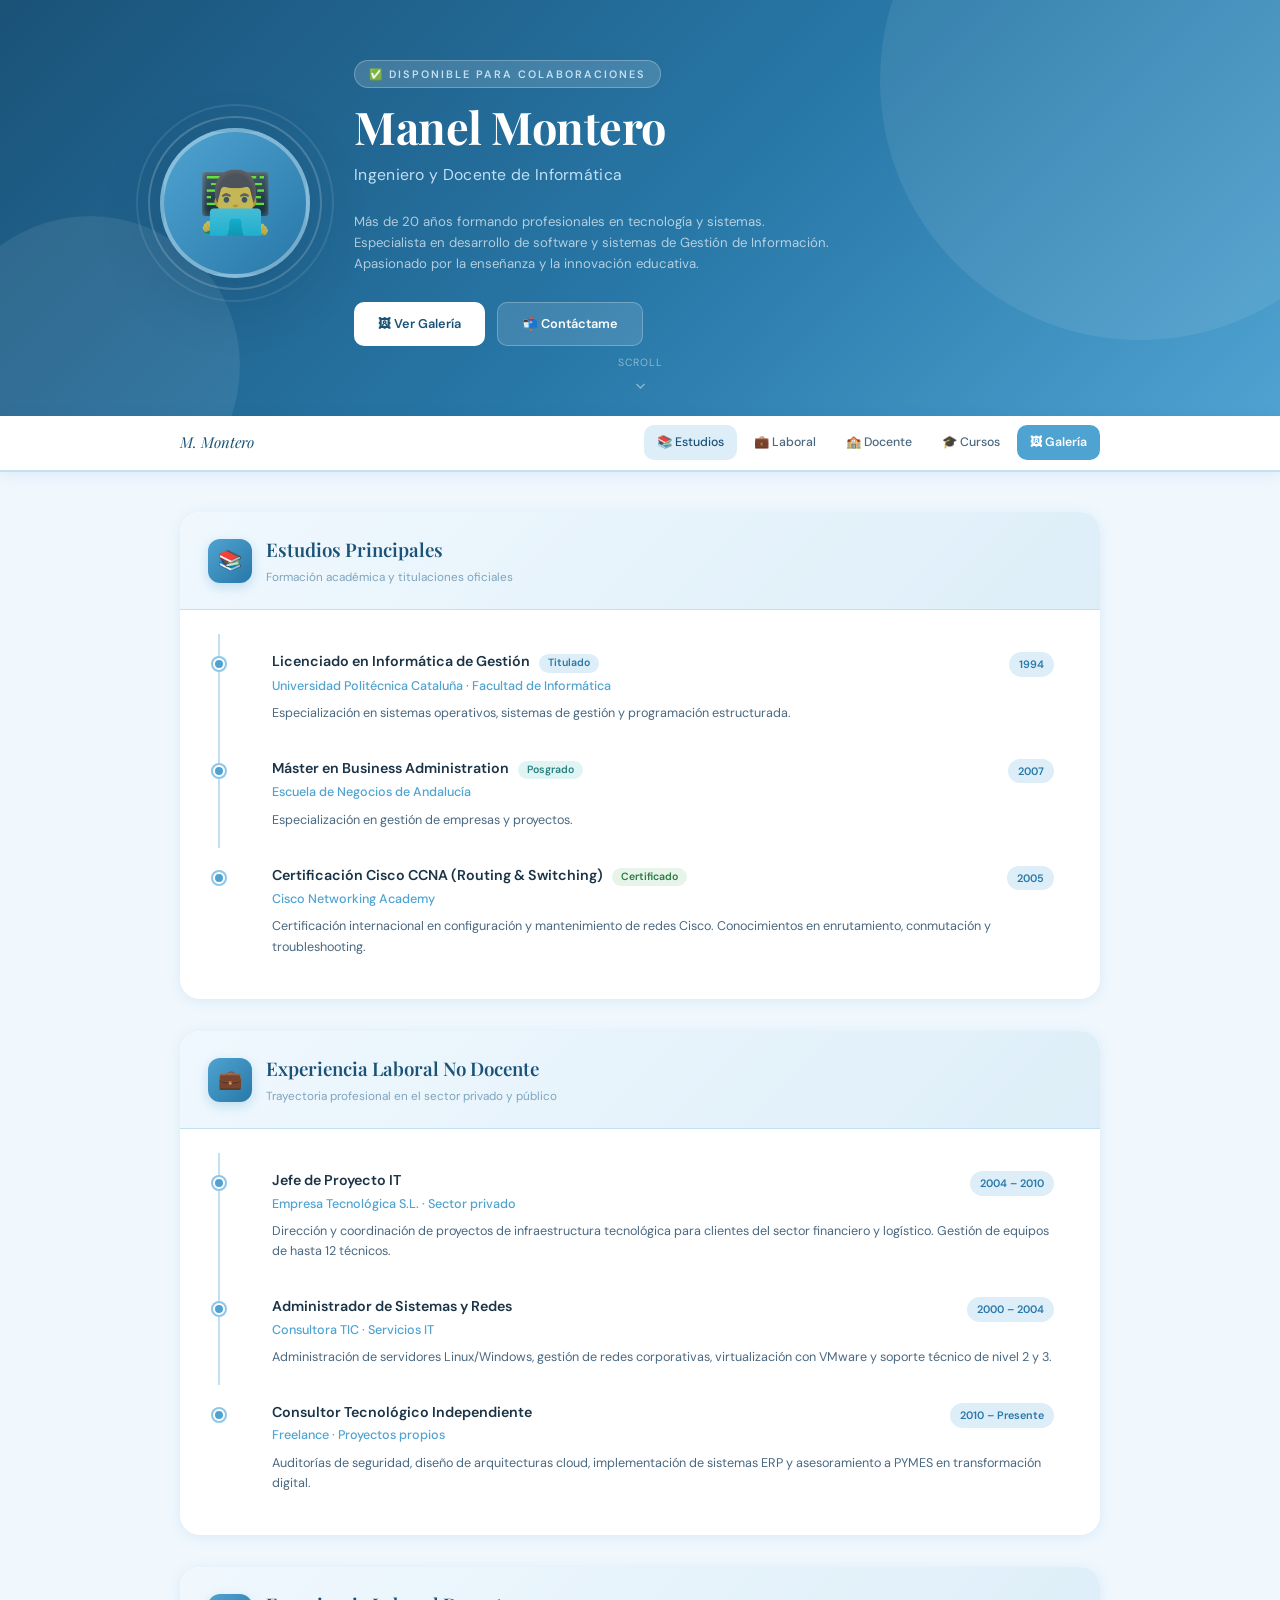
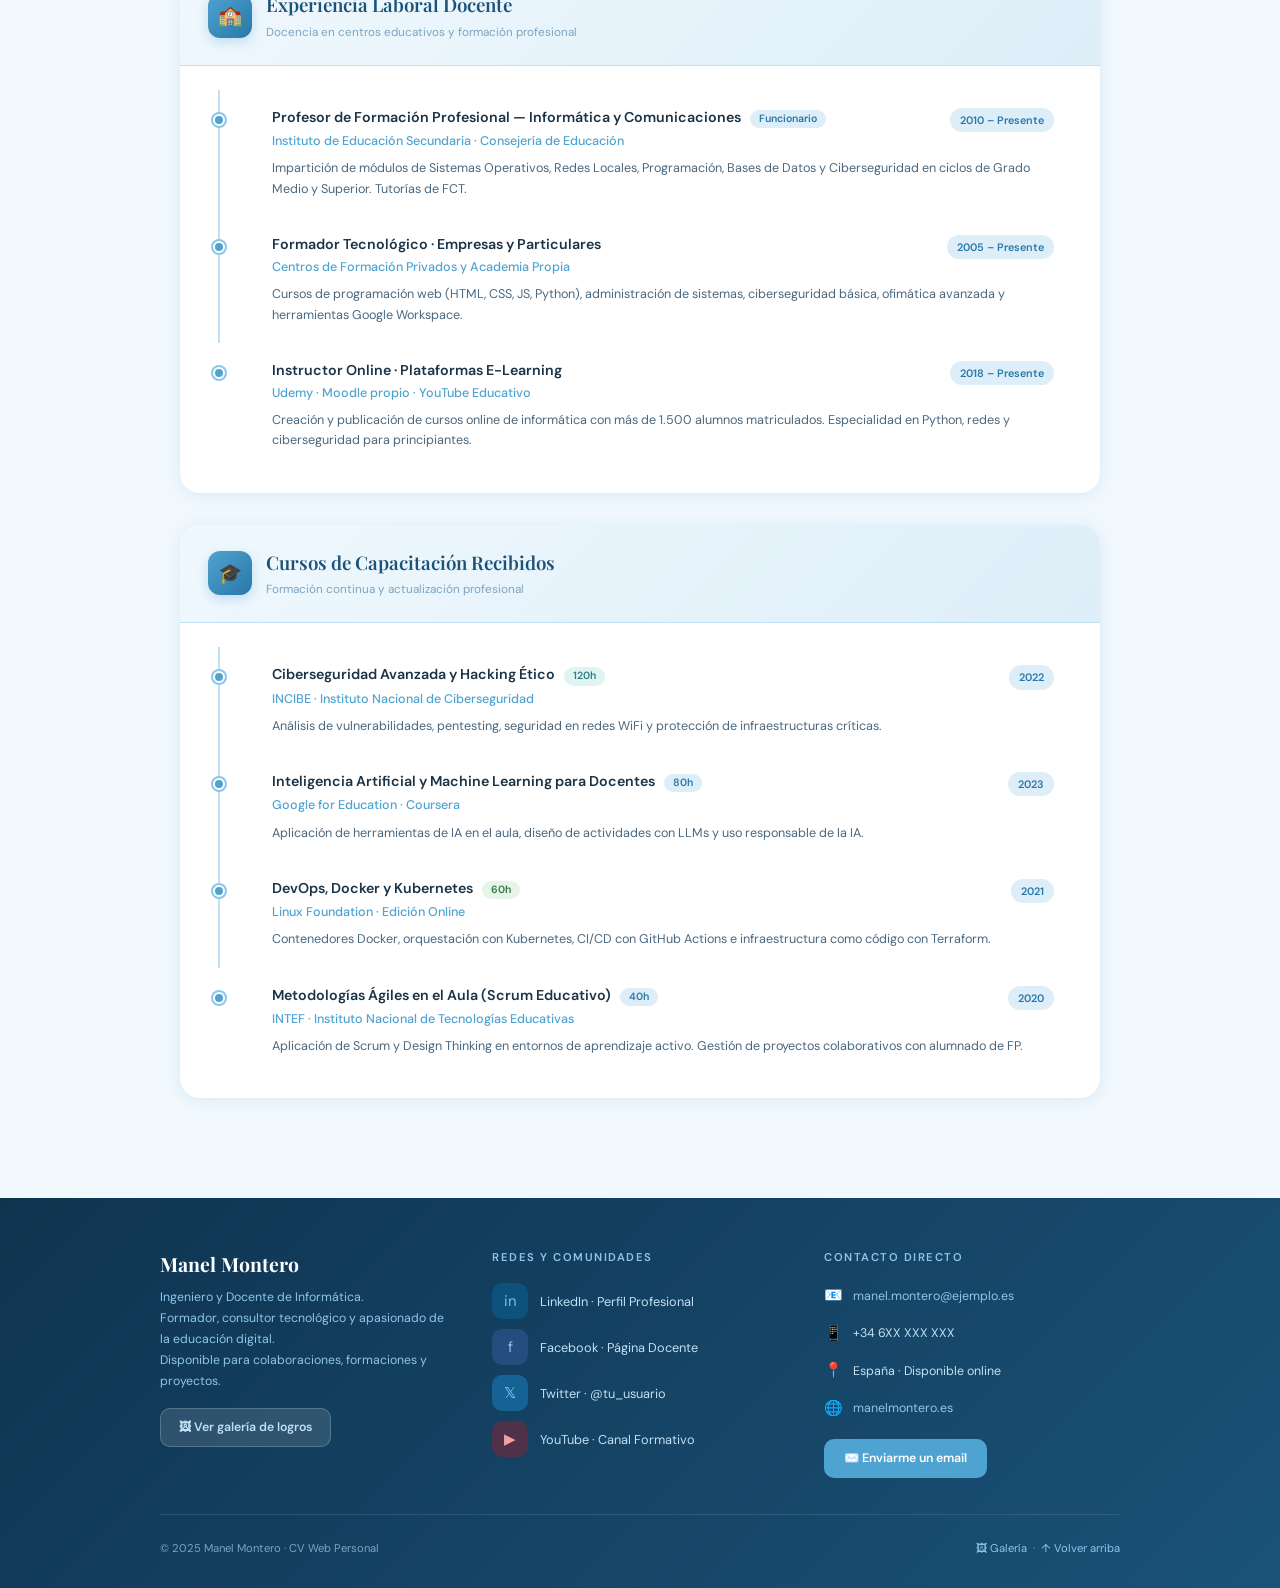
<file: index.html>
<!DOCTYPE html>
<!--
  ╔══════════════════════════════════════════════════════════════════╗
  ║  MANEL MONTERO — CV Web Personal                                 ║
  ║  Archivo: index.html                                             ║
  ║                                                                  ║
  ║  ┌─────────────────────────────────────────────────────────┐    ║
  ║  │  ⚙️  CONTROL DE ENLACES A GOOGLE DRIVE                   │    ║
  ║  │                                                          │    ║
  ║  │  Busca en el <script> al final del archivo:              │    ║
  ║  │                                                          │    ║
  ║  │    const MOSTRAR_ENLACES_DRIVE = false;                  │    ║
  ║  │                                                          │    ║
  ║  │  · false → los botones de Drive NO se muestran (defecto) │    ║
  ║  │  · true  → se muestran los botones en TODOS los ítems    │    ║
  ║  │                                                          │    ║
  ║  │  Para añadir la URL de cada ítem, edita el atributo      │    ║
  ║  │  data-drive="URL" del <div class="cv-item"> concreto.    │    ║
  ║  └─────────────────────────────────────────────────────────┘    ║
  ╚══════════════════════════════════════════════════════════════════╝
-->
<html lang="es">
<head>
  <meta charset="UTF-8"/>
  <meta name="viewport" content="width=device-width, initial-scale=1.0"/>
  <title>Manel Montero · Ingeniero y Docente de Informática</title>
  <link rel="stylesheet" href="estilos.css"/>
  <link rel="icon" href="data:image/svg+xml,<svg xmlns='http://www.w3.org/2000/svg' viewBox='0 0 100 100'><text y='.9em' font-size='90'>👨‍💻</text></svg>"/>
</head>
<body>


<!-- ══════════════════════════════════════════════════════════════
     HERO — Foto, Nombre y Perfil
══════════════════════════════════════════════════════════════ -->
<header id="hero">
  <div class="hero-inner">

    <div class="hero-photo-wrap">
      <div class="ring ring-1"></div>
      <div class="ring ring-2"></div>
      <!-- Opción A: foto real → descomentar y sustituir "foto-perfil.jpg" -->
      <!-- <img class="hero-photo" src="foto-perfil.jpg" alt="Foto de Manel Montero"/> -->
      <!-- Opción B: avatar placeholder → borrar cuando uses foto real -->
      <div class="hero-photo-placeholder">👨‍💻</div>
    </div>

    <div class="hero-text">
      <div class="hero-badge">✅ Disponible para colaboraciones</div>
      <h1 class="hero-name">Manel Montero</h1>
      <p class="hero-title">Ingeniero y Docente de Informática</p>
      <p class="hero-tagline">
        Más de 20 años formando profesionales en tecnología y sistemas.
        Especialista en desarrollo de software y sistemas de Gestión de Información.
        Apasionado por la enseñanza y la innovación educativa.
      </p>
      <div class="hero-btns">
        <a href="galeria.html" class="btn-hero primary">🖼 Ver Galería</a>
        <a href="#footer"      class="btn-hero secondary">📬 Contáctame</a>
      </div>
    </div>
  </div>

  <div class="hero-scroll">
    <span>Scroll</span>
    <svg width="16" height="16" viewBox="0 0 24 24" fill="none" stroke="currentColor" stroke-width="2">
      <polyline points="6 9 12 15 18 9"/>
    </svg>
  </div>
</header>


<!-- ══════════════════════════════════════════════════════════════
     NAVBAR SECUNDARIA
══════════════════════════════════════════════════════════════ -->
<nav id="navbar">
  <div class="navbar-inner">
    <span class="navbar-logo">M. Montero</span>
    <div class="navbar-links">
      <a href="#estudios">📚 Estudios</a>
      <a href="#exp-nodoc">💼 Laboral</a>
      <a href="#exp-doc">🏫 Docente</a>
      <a href="#cursos">🎓 Cursos</a>
      <a href="galeria.html" class="nav-galeria">🖼 Galería</a>
    </div>
  </div>
</nav>


<!-- ══════════════════════════════════════════════════════════════
     CV PRINCIPAL
══════════════════════════════════════════════════════════════ -->
<main id="cv-main">


  <!-- ════════════════════════════════════════════════════════
       SECCIÓN 1 — ESTUDIOS PRINCIPALES
       ════════════════════════════════════════════════════════
       Cada <div class="cv-item"> puede llevar:
         data-drive="URL_GOOGLE_DRIVE"   → URL del documento
         data-drive-label="Texto botón"  → texto del botón (opcional)
       Si MOSTRAR_ENLACES_DRIVE = false, el bloque .cv-drive-row
       queda oculto y no se muestra en absoluto.
  ═════════════════════════════════════════════════════════ -->
  <section class="cv-section" id="estudios">
    <div class="cv-section-header">
      <div class="cv-section-icon">📚</div>
      <div>
        <h2>Estudios Principales</h2>
        <p class="section-subtitle">Formación académica y titulaciones oficiales</p>
      </div>
    </div>
    <div class="cv-section-body">

      <!-- ── Ingeniería Técnica ─────────────────────────────────── -->
      <div class="cv-item"
           data-drive=""
           data-drive-label="Ver expediente académico">
        <div class="cv-item-header">
          <div>
            <div class="cv-item-title">
              Licenciado en Informática de Gestión
              <span class="cv-badge blue">Titulado</span>
            </div>
            <div class="cv-item-org">Universidad Politécnica Cataluña · Facultad de Informática</div>
          </div>
          <span class="cv-badge-date">1994</span>
        </div>
        <p class="cv-item-desc">
          Especialización en sistemas operativos, sistemas de gestión y programación estructurada.
        </p>
        <!-- .cv-drive-row: visible u oculto según MOSTRAR_ENLACES_DRIVE -->
        <div class="cv-drive-row">
          <a class="drive-link" href="#" target="_blank" rel="noopener">
            <svg width="13" height="13" viewBox="0 0 24 24" fill="none" stroke="currentColor" stroke-width="2">
              <path d="M14 2H6a2 2 0 0 0-2 2v16a2 2 0 0 0 2 2h12a2 2 0 0 0 2-2V8z"/>
              <polyline points="14 2 14 8 20 8"/>
            </svg>
            Ver diploma académico
          </a>
        </div>
      </div>

      <!-- ── Máster ─────────────────────────────────────────────── -->
      <div class="cv-item"
           data-drive=""
           data-drive-label="Ver título de máster">
        <div class="cv-item-header">
          <div>
            <div class="cv-item-title">
              Máster en Business Administration
              <span class="cv-badge teal">Posgrado</span>
            </div>
            <div class="cv-item-org">Escuela de Negocios de Andalucía</div>
          </div>
          <span class="cv-badge-date">2007</span>
        </div>
        <p class="cv-item-desc">
          Especialización en gestión de empresas y proyectos.
        </p>
        <div class="cv-drive-row">
          <a class="drive-link" href="#" target="_blank" rel="noopener">
            <svg width="13" height="13" viewBox="0 0 24 24" fill="none" stroke="currentColor" stroke-width="2">
              <path d="M14 2H6a2 2 0 0 0-2 2v16a2 2 0 0 0 2 2h12a2 2 0 0 0 2-2V8z"/>
              <polyline points="14 2 14 8 20 8"/>
            </svg>
            Ver título de máster
          </a>
        </div>
      </div>

      <!-- ── Certificación CCNA ─────────────────────────────────── -->
      <!--
        Este ítem tiene data-drive con URL real de ejemplo.
        Cuando MOSTRAR_ENLACES_DRIVE = true, el botón aparece activo.
      -->
      <div class="cv-item"
           data-drive="https://drive.google.com/file/d/EJEMPLO_ID/view"
           data-drive-label="Ver certificado Cisco">
        <div class="cv-item-header">
          <div>
            <div class="cv-item-title">
              Certificación Cisco CCNA (Routing & Switching)
              <span class="cv-badge green">Certificado</span>
            </div>
            <div class="cv-item-org">Cisco Networking Academy</div>
          </div>
          <span class="cv-badge-date">2005</span>
        </div>
        <p class="cv-item-desc">
          Certificación internacional en configuración y mantenimiento de redes Cisco.
          Conocimientos en enrutamiento, conmutación y troubleshooting.
        </p>
        <div class="cv-drive-row">
          <a class="drive-link" href="#" target="_blank" rel="noopener">
            <svg width="13" height="13" viewBox="0 0 24 24" fill="none" stroke="currentColor" stroke-width="2">
              <path d="M14 2H6a2 2 0 0 0-2 2v16a2 2 0 0 0 2 2h12a2 2 0 0 0 2-2V8z"/>
              <polyline points="14 2 14 8 20 8"/>
            </svg>
            Ver certificado Cisco
          </a>
        </div>
      </div>

    </div>
  </section>


  <!-- ════════════════════════════════════════════════════════
       SECCIÓN 2 — EXPERIENCIA LABORAL NO DOCENTE
  ═════════════════════════════════════════════════════════ -->
  <section class="cv-section" id="exp-nodoc">
    <div class="cv-section-header">
      <div class="cv-section-icon">💼</div>
      <div>
        <h2>Experiencia Laboral No Docente</h2>
        <p class="section-subtitle">Trayectoria profesional en el sector privado y público</p>
      </div>
    </div>
    <div class="cv-section-body">

      <!-- ── Jefe de Proyecto IT ─────────────────────────────────── -->
      <div class="cv-item"
           data-drive=""
           data-drive-label="Ver carta de recomendación">
        <div class="cv-item-header">
          <div>
            <div class="cv-item-title">Jefe de Proyecto IT</div>
            <div class="cv-item-org">Empresa Tecnológica S.L. · Sector privado</div>
          </div>
          <span class="cv-badge-date">2004 – 2010</span>
        </div>
        <p class="cv-item-desc">
          Dirección y coordinación de proyectos de infraestructura tecnológica para clientes del sector
          financiero y logístico. Gestión de equipos de hasta 12 técnicos.
        </p>
        <div class="cv-drive-row">
          <a class="drive-link" href="#" target="_blank" rel="noopener">
            <svg width="13" height="13" viewBox="0 0 24 24" fill="none" stroke="currentColor" stroke-width="2">
              <path d="M14 2H6a2 2 0 0 0-2 2v16a2 2 0 0 0 2 2h12a2 2 0 0 0 2-2V8z"/>
              <polyline points="14 2 14 8 20 8"/>
            </svg>
            Ver carta de recomendación
          </a>
        </div>
      </div>

      <!-- ── Administrador de Sistemas ─────────────────────────── -->
      <div class="cv-item"
           data-drive=""
           data-drive-label="Ver referencias laborales">
        <div class="cv-item-header">
          <div>
            <div class="cv-item-title">Administrador de Sistemas y Redes</div>
            <div class="cv-item-org">Consultora TIC · Servicios IT</div>
          </div>
          <span class="cv-badge-date">2000 – 2004</span>
        </div>
        <p class="cv-item-desc">
          Administración de servidores Linux/Windows, gestión de redes corporativas,
          virtualización con VMware y soporte técnico de nivel 2 y 3.
        </p>
        <div class="cv-drive-row">
          <a class="drive-link" href="#" target="_blank" rel="noopener">
            <svg width="13" height="13" viewBox="0 0 24 24" fill="none" stroke="currentColor" stroke-width="2">
              <path d="M14 2H6a2 2 0 0 0-2 2v16a2 2 0 0 0 2 2h12a2 2 0 0 0 2-2V8z"/>
              <polyline points="14 2 14 8 20 8"/>
            </svg>
            Ver referencias laborales
          </a>
        </div>
      </div>

      <!-- ── Consultor Independiente ───────────────────────────── -->
      <div class="cv-item"
           data-drive=""
           data-drive-label="Ver portfolio de proyectos">
        <div class="cv-item-header">
          <div>
            <div class="cv-item-title">Consultor Tecnológico Independiente</div>
            <div class="cv-item-org">Freelance · Proyectos propios</div>
          </div>
          <span class="cv-badge-date">2010 – Presente</span>
        </div>
        <p class="cv-item-desc">
          Auditorías de seguridad, diseño de arquitecturas cloud, implementación de sistemas ERP
          y asesoramiento a PYMES en transformación digital.
        </p>
        <div class="cv-drive-row">
          <a class="drive-link" href="#" target="_blank" rel="noopener">
            <svg width="13" height="13" viewBox="0 0 24 24" fill="none" stroke="currentColor" stroke-width="2">
              <path d="M14 2H6a2 2 0 0 0-2 2v16a2 2 0 0 0 2 2h12a2 2 0 0 0 2-2V8z"/>
              <polyline points="14 2 14 8 20 8"/>
            </svg>
            Ver portfolio de proyectos
          </a>
        </div>
      </div>

    </div>
  </section>


  <!-- ════════════════════════════════════════════════════════
       SECCIÓN 3 — EXPERIENCIA LABORAL DOCENTE
  ═════════════════════════════════════════════════════════ -->
  <section class="cv-section" id="exp-doc">
    <div class="cv-section-header">
      <div class="cv-section-icon">🏫</div>
      <div>
        <h2>Experiencia Laboral Docente</h2>
        <p class="section-subtitle">Docencia en centros educativos y formación profesional</p>
      </div>
    </div>
    <div class="cv-section-body">

      <!-- ── Profesor de FP ─────────────────────────────────────── -->
      <div class="cv-item"
           data-drive=""
           data-drive-label="Ver certificado de empresa">
        <div class="cv-item-header">
          <div>
            <div class="cv-item-title">
              Profesor de Formación Profesional — Informática y Comunicaciones
              <span class="cv-badge blue">Funcionario</span>
            </div>
            <div class="cv-item-org">Instituto de Educación Secundaria · Consejería de Educación</div>
          </div>
          <span class="cv-badge-date">2010 – Presente</span>
        </div>
        <p class="cv-item-desc">
          Impartición de módulos de Sistemas Operativos, Redes Locales, Programación, Bases de Datos
          y Ciberseguridad en ciclos de Grado Medio y Superior. Tutorías de FCT.
        </p>
        <div class="cv-drive-row">
          <a class="drive-link" href="#" target="_blank" rel="noopener">
            <svg width="13" height="13" viewBox="0 0 24 24" fill="none" stroke="currentColor" stroke-width="2">
              <path d="M14 2H6a2 2 0 0 0-2 2v16a2 2 0 0 0 2 2h12a2 2 0 0 0 2-2V8z"/>
              <polyline points="14 2 14 8 20 8"/>
            </svg>
            Ver certificado de empresa
          </a>
        </div>
      </div>

      <!-- ── Formador privado ───────────────────────────────────── -->
      <div class="cv-item"
           data-drive=""
           data-drive-label="Ver materiales de formación">
        <div class="cv-item-header">
          <div>
            <div class="cv-item-title">Formador Tecnológico · Empresas y Particulares</div>
            <div class="cv-item-org">Centros de Formación Privados y Academia Propia</div>
          </div>
          <span class="cv-badge-date">2005 – Presente</span>
        </div>
        <p class="cv-item-desc">
          Cursos de programación web (HTML, CSS, JS, Python), administración de sistemas,
          ciberseguridad básica, ofimática avanzada y herramientas Google Workspace.
        </p>
        <div class="cv-drive-row">
          <a class="drive-link" href="#" target="_blank" rel="noopener">
            <svg width="13" height="13" viewBox="0 0 24 24" fill="none" stroke="currentColor" stroke-width="2">
              <path d="M14 2H6a2 2 0 0 0-2 2v16a2 2 0 0 0 2 2h12a2 2 0 0 0 2-2V8z"/>
              <polyline points="14 2 14 8 20 8"/>
            </svg>
            Ver materiales de formación
          </a>
        </div>
      </div>

      <!-- ── Instructor Online ──────────────────────────────────── -->
      <div class="cv-item"
           data-drive=""
           data-drive-label="Ver cursos publicados">
        <div class="cv-item-header">
          <div>
            <div class="cv-item-title">Instructor Online · Plataformas E-Learning</div>
            <div class="cv-item-org">Udemy · Moodle propio · YouTube Educativo</div>
          </div>
          <span class="cv-badge-date">2018 – Presente</span>
        </div>
        <p class="cv-item-desc">
          Creación y publicación de cursos online de informática con más de 1.500 alumnos matriculados.
          Especialidad en Python, redes y ciberseguridad para principiantes.
        </p>
        <div class="cv-drive-row">
          <a class="drive-link" href="#" target="_blank" rel="noopener">
            <svg width="13" height="13" viewBox="0 0 24 24" fill="none" stroke="currentColor" stroke-width="2">
              <path d="M14 2H6a2 2 0 0 0-2 2v16a2 2 0 0 0 2 2h12a2 2 0 0 0 2-2V8z"/>
              <polyline points="14 2 14 8 20 8"/>
            </svg>
            Ver cursos publicados
          </a>
        </div>
      </div>

    </div>
  </section>


  <!-- ════════════════════════════════════════════════════════
       SECCIÓN 4 — CURSOS DE CAPACITACIÓN RECIBIDOS
  ═════════════════════════════════════════════════════════ -->
  <section class="cv-section" id="cursos">
    <div class="cv-section-header">
      <div class="cv-section-icon">🎓</div>
      <div>
        <h2>Cursos de Capacitación Recibidos</h2>
        <p class="section-subtitle">Formación continua y actualización profesional</p>
      </div>
    </div>
    <div class="cv-section-body">

      <!-- ── Ciberseguridad INCIBE ─────────────────────────────── -->
      <div class="cv-item"
           data-drive=""
           data-drive-label="Ver diploma INCIBE">
        <div class="cv-item-header">
          <div>
            <div class="cv-item-title">
              Ciberseguridad Avanzada y Hacking Ético
              <span class="cv-badge teal">120h</span>
            </div>
            <div class="cv-item-org">INCIBE · Instituto Nacional de Ciberseguridad</div>
          </div>
          <span class="cv-badge-date">2022</span>
        </div>
        <p class="cv-item-desc">
          Análisis de vulnerabilidades, pentesting, seguridad en redes WiFi y protección de infraestructuras críticas.
        </p>
        <div class="cv-drive-row">
          <a class="drive-link" href="#" target="_blank" rel="noopener">
            <svg width="13" height="13" viewBox="0 0 24 24" fill="none" stroke="currentColor" stroke-width="2">
              <path d="M14 2H6a2 2 0 0 0-2 2v16a2 2 0 0 0 2 2h12a2 2 0 0 0 2-2V8z"/>
              <polyline points="14 2 14 8 20 8"/>
            </svg>
            Ver diploma INCIBE
          </a>
        </div>
      </div>

      <!-- ── IA para Docentes ───────────────────────────────────── -->
      <div class="cv-item"
           data-drive=""
           data-drive-label="Ver certificado Google">
        <div class="cv-item-header">
          <div>
            <div class="cv-item-title">
              Inteligencia Artificial y Machine Learning para Docentes
              <span class="cv-badge blue">80h</span>
            </div>
            <div class="cv-item-org">Google for Education · Coursera</div>
          </div>
          <span class="cv-badge-date">2023</span>
        </div>
        <p class="cv-item-desc">
          Aplicación de herramientas de IA en el aula, diseño de actividades con LLMs y uso responsable de la IA.
        </p>
        <div class="cv-drive-row">
          <a class="drive-link" href="#" target="_blank" rel="noopener">
            <svg width="13" height="13" viewBox="0 0 24 24" fill="none" stroke="currentColor" stroke-width="2">
              <path d="M14 2H6a2 2 0 0 0-2 2v16a2 2 0 0 0 2 2h12a2 2 0 0 0 2-2V8z"/>
              <polyline points="14 2 14 8 20 8"/>
            </svg>
            Ver certificado Google
          </a>
        </div>
      </div>

      <!-- ── DevOps ─────────────────────────────────────────────── -->
      <div class="cv-item"
           data-drive=""
           data-drive-label="Ver certificado Linux Foundation">
        <div class="cv-item-header">
          <div>
            <div class="cv-item-title">
              DevOps, Docker y Kubernetes
              <span class="cv-badge green">60h</span>
            </div>
            <div class="cv-item-org">Linux Foundation · Edición Online</div>
          </div>
          <span class="cv-badge-date">2021</span>
        </div>
        <p class="cv-item-desc">
          Contenedores Docker, orquestación con Kubernetes, CI/CD con GitHub Actions
          e infraestructura como código con Terraform.
        </p>
        <div class="cv-drive-row">
          <a class="drive-link" href="#" target="_blank" rel="noopener">
            <svg width="13" height="13" viewBox="0 0 24 24" fill="none" stroke="currentColor" stroke-width="2">
              <path d="M14 2H6a2 2 0 0 0-2 2v16a2 2 0 0 0 2 2h12a2 2 0 0 0 2-2V8z"/>
              <polyline points="14 2 14 8 20 8"/>
            </svg>
            Ver certificado Linux Foundation
          </a>
        </div>
      </div>

      <!-- ── Metodologías Ágiles ─────────────────────────────────── -->
      <div class="cv-item"
           data-drive=""
           data-drive-label="Ver diploma INTEF">
        <div class="cv-item-header">
          <div>
            <div class="cv-item-title">
              Metodologías Ágiles en el Aula (Scrum Educativo)
              <span class="cv-badge blue">40h</span>
            </div>
            <div class="cv-item-org">INTEF · Instituto Nacional de Tecnologías Educativas</div>
          </div>
          <span class="cv-badge-date">2020</span>
        </div>
        <p class="cv-item-desc">
          Aplicación de Scrum y Design Thinking en entornos de aprendizaje activo.
          Gestión de proyectos colaborativos con alumnado de FP.
        </p>
        <div class="cv-drive-row">
          <a class="drive-link" href="#" target="_blank" rel="noopener">
            <svg width="13" height="13" viewBox="0 0 24 24" fill="none" stroke="currentColor" stroke-width="2">
              <path d="M14 2H6a2 2 0 0 0-2 2v16a2 2 0 0 0 2 2h12a2 2 0 0 0 2-2V8z"/>
              <polyline points="14 2 14 8 20 8"/>
            </svg>
            Ver diploma INTEF
          </a>
        </div>
      </div>

    </div>
  </section>


</main>


<!-- ══════════════════════════════════════════════════════════════
     FOOTER — REDES SOCIALES Y CONTACTO
══════════════════════════════════════════════════════════════ -->
<footer id="footer">
  <div class="footer-inner">
    <div class="footer-top">

      <!-- Columna 1: Perfil -->
      <div class="footer-profile">
        <h3>Manel Montero</h3>
        <p>Ingeniero y Docente de Informática.<br>
        Formador, consultor tecnológico y apasionado de la educación digital.<br>
        Disponible para colaboraciones, formaciones y proyectos.</p>
        <div style="margin-top:16px;">
          <a href="galeria.html" style="
            display:inline-flex; align-items:center; gap:8px;
            background:rgba(255,255,255,.12); border:1px solid rgba(255,255,255,.2);
            color:#c2e0f4; padding:8px 18px; border-radius:10px;
            font-size:.82rem; font-weight:600; text-decoration:none;">
            🖼 Ver galería de logros
          </a>
        </div>
      </div>

      <!-- Columna 2: Redes sociales -->
      <div class="footer-social">
        <h4>Redes y Comunidades</h4>
        <div class="social-grid">
          <!-- Sustituir # por la URL real de cada red -->
          <a class="social-link" href="https://www.linkedin.com/in/tu-perfil" target="_blank" rel="noopener">
            <div class="social-icon li">in</div>
            <span>LinkedIn · Perfil Profesional</span>
          </a>
          <a class="social-link" href="https://www.facebook.com/tu-perfil" target="_blank" rel="noopener">
            <div class="social-icon fb">f</div>
            <span>Facebook · Página Docente</span>
          </a>
          <a class="social-link" href="https://twitter.com/tu-usuario" target="_blank" rel="noopener">
            <div class="social-icon tw">𝕏</div>
            <span>Twitter · @tu_usuario</span>
          </a>
          <a class="social-link" href="https://youtube.com/@tu-canal" target="_blank" rel="noopener">
            <div class="social-icon yt">▶</div>
            <span>YouTube · Canal Formativo</span>
          </a>
        </div>
      </div>

      <!-- Columna 3: Contacto directo -->
      <div class="footer-contact">
        <h4>Contacto Directo</h4>
        <div class="footer-contact-item">
          <span class="ic">📧</span>
          <a href="mailto:manel.montero@ejemplo.es" style="color:var(--b3); text-decoration:none;">
            manel.montero@ejemplo.es
          </a>
        </div>
        <div class="footer-contact-item">
          <span class="ic">📱</span>
          <span>+34 6XX XXX XXX</span>
        </div>
        <div class="footer-contact-item">
          <span class="ic">📍</span>
          <span>España · Disponible online</span>
        </div>
        <div class="footer-contact-item">
          <span class="ic">🌐</span>
          <a href="#" style="color:var(--b3); text-decoration:none;">manelmontero.es</a>
        </div>
        <div style="margin-top:18px;">
          <a href="mailto:manel.montero@ejemplo.es" style="
            display:inline-flex; align-items:center; gap:7px;
            background:var(--b4); color:white;
            padding:9px 20px; border-radius:10px;
            font-size:.82rem; font-weight:600; text-decoration:none;">
            ✉️ Enviarme un email
          </a>
        </div>
      </div>

    </div>

    <div class="footer-bottom">
      <span>© 2025 Manel Montero · CV Web Personal</span>
      <span>
        <a href="galeria.html">🖼 Galería</a>
        &nbsp;·&nbsp;
        <a href="#hero">↑ Volver arriba</a>
      </span>
    </div>
  </div>
</footer>


<!-- ══════════════════════════════════════════════════════════════
     JAVASCRIPT
══════════════════════════════════════════════════════════════ -->
<script>

/* ════════════════════════════════════════════════════════════════
   ⚙️  CONTROL GLOBAL DE ENLACES A GOOGLE DRIVE
   ════════════════════════════════════════════════════════════════

   CAMBIA SOLO ESTA LÍNEA para mostrar u ocultar TODOS los botones
   de documentación de Google Drive en el CV:

     false  →  los botones de Drive NO se muestran (modo público limpio)
     true   →  aparece el botón "Ver en Google Drive" en CADA ítem

   ─────────────────────────────────────────────────────────────────
   Cuando lo pongas a true, cada botón abrirá la URL que hayas
   indicado en el atributo  data-drive="..."  del <div class="cv-item">.

   Si data-drive está vacío (""), el botón se muestra en gris con
   el aviso "Sin URL configurada" para recordarte que falta la URL.
   ════════════════════════════════════════════════════════════════ */

const MOSTRAR_ENLACES_DRIVE = false;   /* ← CAMBIA AQUÍ: true | false */

/* ─────────────────────────────────────────────────────────────────
   applyDriveLinks()
   Lee MOSTRAR_ENLACES_DRIVE y actúa sobre TODOS los .cv-drive-row:

   · Si false → oculta la fila entera (display:none). El visitante
                no ve ni rastro del botón ni del control.

   · Si true  → muestra la fila y configura el enlace:
                  · URL válida en data-drive  → botón activo, abre Drive
                  · data-drive vacío          → botón gris, aviso visual
   ───────────────────────────────────────────────────────────────── */
function applyDriveLinks() {

  document.querySelectorAll('.cv-drive-row').forEach(row => {

    if (!MOSTRAR_ENLACES_DRIVE) {
      row.style.display = 'none';   /* ocultar completamente */
      return;
    }

    /* Mostrar la fila */
    row.style.display = 'flex';

    /* Leer la URL y la etiqueta del cv-item padre */
    const cvItem   = row.closest('.cv-item');
    const driveUrl = (cvItem && cvItem.dataset.drive) ? cvItem.dataset.drive.trim() : '';
    const link     = row.querySelector('.drive-link');

    if (driveUrl !== '') {
      /* URL configurada: botón funcional */
      link.href              = driveUrl;
      link.style.opacity     = '1';
      link.style.cursor      = 'pointer';
      link.style.pointerEvents = 'auto';
      link.removeAttribute('title');
    } else {
      /* Sin URL: botón desactivado con aviso */
      link.href              = '#';
      link.style.opacity     = '0.45';
      link.style.cursor      = 'help';
      link.style.pointerEvents = 'none';
      link.title             = '⚠️ Falta la URL — añade data-drive="https://drive.google.com/..." en el cv-item';
      /* Cambiar texto del enlace */
      const lastText = Array.from(link.childNodes)
                            .find(n => n.nodeType === Node.TEXT_NODE);
      if (lastText) lastText.textContent = ' Sin URL configurada';
    }

  });
}

/* Ejecutar al cargar */
applyDriveLinks();


/* ─────────────────────────────────────────────────────────────────
   Navbar activa según scroll
   ───────────────────────────────────────────────────────────────── */
const navLinks = document.querySelectorAll('.navbar-links a[href^="#"]');
const sections = ['estudios', 'exp-nodoc', 'exp-doc', 'cursos']
                 .map(id => document.getElementById(id));

function updateNav() {
  const scrollY = window.scrollY + 80;
  let active = sections[0];
  sections.forEach(sec => { if (sec && sec.offsetTop <= scrollY) active = sec; });
  navLinks.forEach(a => {
    a.classList.toggle('active',
      a.getAttribute('href') === '#' + (active ? active.id : ''));
  });
}
window.addEventListener('scroll', updateNav, { passive: true });
updateNav();

</script>
</body>
</html>
</file>
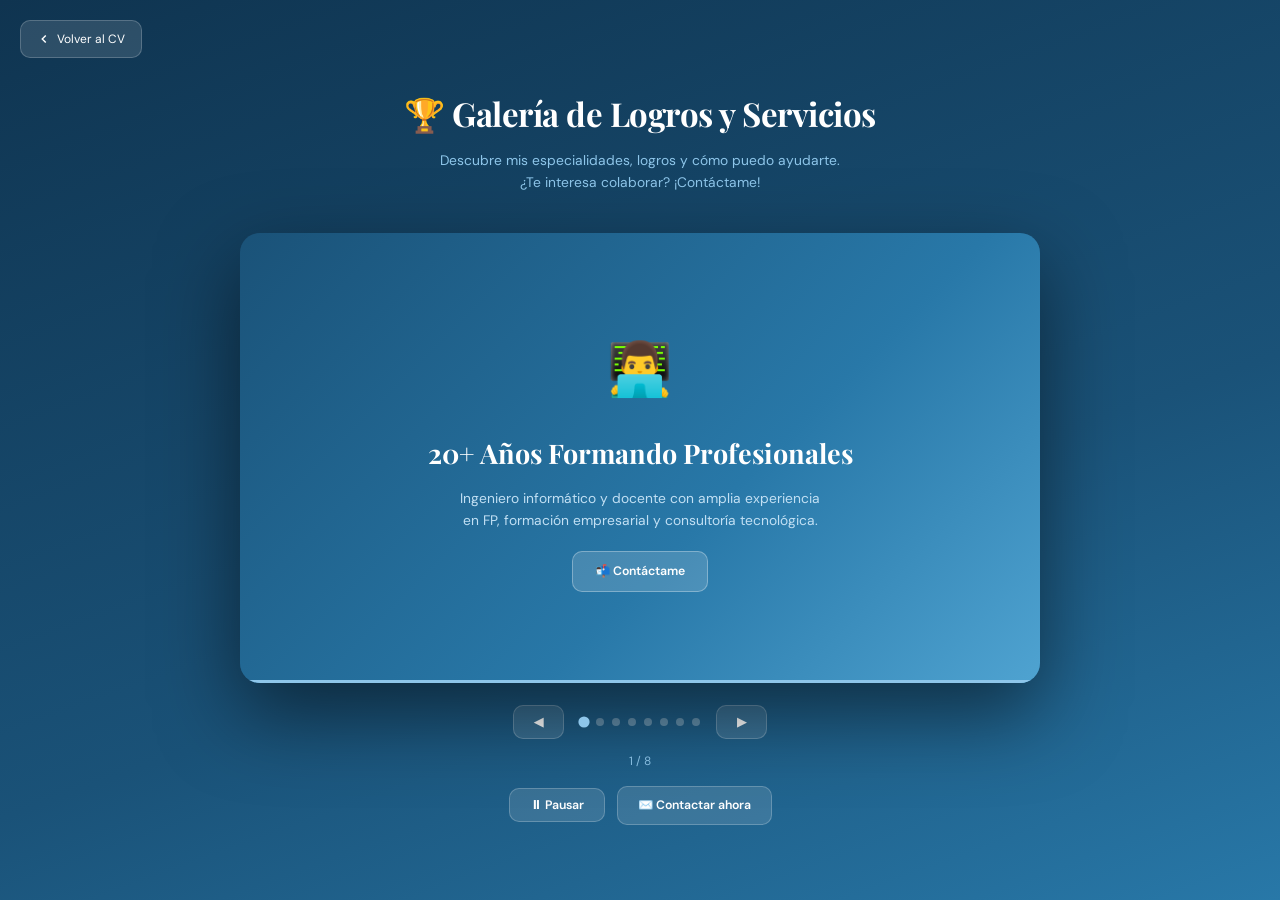
<file: galeria.html>
<!DOCTYPE html>
<!--
  ╔══════════════════════════════════════════════════════════════════╗
  ║  MANEL MONTERO — Galería de Logros y Especialidades              ║
  ║  Archivo: galeria.html                                           ║
  ║                                                                  ║
  ║  CÓMO USAR TUS PROPIAS IMÁGENES:                                ║
  ║    1. Crea la carpeta  galeria/  junto a este archivo            ║
  ║    2. Copia tus imágenes dentro  (jpg, png, webp…)               ║
  ║    3. En el array `slides`, cambia el tipo a 'img' y             ║
  ║       pon la ruta en el campo `src`:                             ║
  ║         { type: 'img', src: 'galeria/foto.jpg', … }             ║
  ║    4. Los slides de tipo 'content' usan HTML interno             ║
  ║       (sin imagen, solo texto + icono + CTA)                    ║
  ╚══════════════════════════════════════════════════════════════════╝
-->
<html lang="es">
<head>
  <meta charset="UTF-8"/>
  <meta name="viewport" content="width=device-width, initial-scale=1.0"/>
  <title>Galería · Manel Montero</title>
  <link rel="stylesheet" href="estilos.css"/>
</head>
<body>

<!-- Botón volver al CV -->
<a class="gallery-back" href="index.html">
  <svg width="14" height="14" viewBox="0 0 24 24" fill="none" stroke="currentColor" stroke-width="2.5">
    <polyline points="15 18 9 12 15 6"/>
  </svg>
  Volver al CV
</a>

<div class="gallery-page">

  <!-- Cabecera -->
  <div class="gallery-header">
    <h1>🏆 Galería de Logros y Servicios</h1>
    <p>
      Descubre mis especialidades, logros y cómo puedo ayudarte.<br>
      ¿Te interesa colaborar? ¡Contáctame!
    </p>
  </div>

  <!-- Slideshow principal -->
  <div class="slideshow-wrap" id="slideshow">

    <!--
      SLIDES DE CONTENIDO (type: 'content')
      ─────────────────────────────────────────────────────────────────
      Cada slide se crea dinámicamente por JavaScript a partir del
      array `slides` definido en el <script> de este archivo.

      Para añadir una imagen real:
        { type: 'img', src: 'galeria/mi-imagen.jpg', caption: 'Mi logro' }

      Para slide de texto/CTA:
        { type: 'content', icon:'🎯', title:'Título', body:'Texto', cta:'Acción', link:'#' }
    -->

    <!-- Barra de progreso (se anima con JS) -->
    <div class="slide-progress" id="slide-progress"></div>

  </div><!-- fin slideshow-wrap -->

  <!-- Contador y controles -->
  <div class="gallery-controls" style="margin-top:22px;">
    <button class="gallery-btn" onclick="prevSlide()">◀</button>
    <div class="gallery-dots" id="gallery-dots"></div>
    <button class="gallery-btn" onclick="nextSlide()">▶</button>
  </div>

  <div class="gallery-counter" id="gallery-counter" style="margin-top:12px;">1 / 1</div>

  <!-- Botón pausa/play -->
  <div style="margin-top:14px; display:flex; gap:12px; align-items:center;">
    <button class="gallery-btn" id="btn-pause" onclick="togglePause()">⏸ Pausar</button>
    <a href="index.html#footer" class="gallery-btn" style="text-decoration:none;">
      ✉️ Contactar ahora
    </a>
  </div>

</div><!-- fin gallery-page -->

<script>
/*
  ═══════════════════════════════════════════════════════════════════
  ARRAY `slides` — CONTENIDO DE LA GALERÍA
  ═══════════════════════════════════════════════════════════════════

  Cada slide puede ser de dos tipos:

  TIPO 'content' (slide de texto con icono y CTA):
    {
      type:  'content',
      icon:  '🎯',             ← emoji grande decorativo
      title: 'Título',         ← título principal
      body:  'Descripción…',   ← párrafo descriptivo
      cta:   'Texto botón',    ← texto del botón de llamada a acción
      link:  'index.html#footer'  ← URL del botón (email, sección, etc.)
      bg:    'linear-gradient(…)' ← gradiente de fondo opcional
    }

  TIPO 'img' (slide con imagen real de la carpeta galeria/):
    {
      type:    'img',
      src:     'galeria/mi-foto.jpg',   ← ruta de la imagen
      caption: 'Pie de foto opcional'
    }

  El slideshow avanza automáticamente cada INTERVAL_MS milisegundos.
  ═══════════════════════════════════════════════════════════════════
*/
const slides = [

  /* ── Slide 1: Bienvenida / Presentación ── */
  {
    type:  'content',
    icon:  '👨‍💻',
    title: '20+ Años Formando Profesionales',
    body:  'Ingeniero informático y docente con amplia experiencia en FP, formación empresarial y consultoría tecnológica.',
    cta:   '📬 Contáctame',
    link:  'index.html#footer',
    bg:    'linear-gradient(135deg, #1a5278 0%, #2878a8 60%, #4fa3d1 100%)'
  },

  /* ── Slide 2: Logros académicos ── */
  {
    type:  'content',
    icon:  '🏆',
    title: '+1.500 Alumnos Formados Online',
    body:  'Cursos publicados en plataformas de e-learning con valoraciones superiores a 4.8/5 y alumnos de toda España.',
    cta:   '🎓 Ver mis cursos',
    link:  'index.html#exp-doc',
    bg:    'linear-gradient(135deg, #0f3450 0%, #1a5278 55%, #2878a8 100%)'
  },

  /* ── Slide 3: ¿En qué te puedo ayudar? ── */
  {
    type:  'content',
    icon:  '🤝',
    title: '¿En Qué Te Puedo Ayudar?',
    body:  'Formación IT personalizada · Consultoría tecnológica · Auditorías de seguridad · Proyectos web · Transformación digital para PYMES.',
    cta:   '💬 Hablemos',
    link:  'index.html#footer',
    bg:    'linear-gradient(135deg, #164a6a 0%, #236a94 55%, #3a90bf 100%)'
  },

  /* ── Slide 4: Especialidades docentes ── */
  {
    type:  'content',
    icon:  '📡',
    title: 'Especialidades Formativas',
    body:  'Redes y Ciberseguridad · Programación (Python, JS, PHP) · Sistemas Operativos · Cloud y DevOps · Inteligencia Artificial aplicada.',
    cta:   '📚 Ver temario completo',
    link:  'index.html#exp-doc',
    bg:    'linear-gradient(135deg, #1e3a5f 0%, #2d6491 55%, #4a90c0 100%)'
  },

  /* ── Slide 5: Imagen propia (ejemplo) ── */
  /* Para activar, descomentar y añadir la imagen en galeria/ */
  /*
  {
    type:    'img',
    src:     'galeria/clase-redes.jpg',
    caption: 'Taller de Redes en IES — Junio 2024'
  },
  */

  /* ── Slide 6: Consultoría para empresas ── */
  {
    type:  'content',
    icon:  '🏢',
    title: 'Consultoría Tecnológica para Empresas',
    body:  'Acompaño a empresas y autónomos en su digitalización: infraestructura, seguridad, formación de equipos y optimización de procesos.',
    cta:   '📊 Solicitar propuesta',
    link:  'index.html#footer',
    bg:    'linear-gradient(135deg, #122b45 0%, #1e4f77 55%, #3278a8 100%)'
  },

  /* ── Slide 7: Formación online ── */
  {
    type:  'content',
    icon:  '🎥',
    title: 'Aprende Desde Cualquier Lugar',
    body:  'Formación 100% online en directo y en diferido. Clases en vivo, materiales descargables y soporte continuo por email y Discord.',
    cta:   '🚀 Empezar ahora',
    link:  'index.html#footer',
    bg:    'linear-gradient(135deg, #1a4060 0%, #286090 55%, #3d8cbf 100%)'
  },

  /* ── Slide 8: Logro — Ciberseguridad ── */
  {
    type:  'content',
    icon:  '🔐',
    title: 'Experto en Ciberseguridad',
    body:  'Certificado por INCIBE. Auditor de seguridad, pentester y formador en ciberseguridad para empresas y centros educativos.',
    cta:   '🛡️ Ver certificaciones',
    link:  'index.html#cursos',
    bg:    'linear-gradient(135deg, #0e2d48 0%, #1a4c70 55%, #2e7099 100%)'
  },

  /* ── Slide 9: Llamada a la acción final ── */
  {
    type:  'content',
    icon:  '✉️',
    title: '¡Trabajemos Juntos!',
    body:  'Si tienes un proyecto, necesitas formación o quieres asesoramiento tecnológico, escríbeme. Primera consulta gratuita.',
    cta:   '📩 Contactar ahora',
    link:  'index.html#footer',
    bg:    'linear-gradient(135deg, var(--b6, #1a5278) 0%, var(--b4, #4fa3d1) 100%)'
  },

]; /* fin array slides */


/*
  ══════════════════════════════════════════════════════════════════
  CONFIGURACIÓN
  ══════════════════════════════════════════════════════════════════
*/
const INTERVAL_MS = 3000; /* milisegundos por slide (3 segundos) */


/*
  ══════════════════════════════════════════════════════════════════
  VARIABLES DE ESTADO
  ══════════════════════════════════════════════════════════════════
*/
let currentIndex = 0;
let timer        = null;
let paused       = false;
let progressTimer = null;
const slideElements = [];


/*
  ──────────────────────────────────────────────────────────────────
  init() — Construye el DOM del slideshow y arranca el timer
  ──────────────────────────────────────────────────────────────────
*/
function init() {
  const container   = document.getElementById('slideshow');
  const dotsWrap    = document.getElementById('gallery-dots');
  const progressBar = document.getElementById('slide-progress');

  slides.forEach((slide, i) => {
    let el;

    if (slide.type === 'img') {
      /* Slide de imagen */
      el = document.createElement('img');
      el.src = slide.src;
      el.alt = slide.caption || ('Slide ' + (i+1));
      el.className = 'slide-item' + (i === 0 ? ' active' : '');
    } else {
      /* Slide de contenido (texto + icono + CTA) */
      el = document.createElement('div');
      el.className = 'slide-item' + (i === 0 ? ' active' : '');
      if (slide.bg) el.style.background = slide.bg;
      el.innerHTML = `
        <div class="slide-icon">${slide.icon || '⭐'}</div>
        <h2>${slide.title}</h2>
        <p>${slide.body}</p>
        ${slide.cta && slide.link
          ? `<a href="${slide.link}" class="slide-cta">${slide.cta}</a>`
          : ''}
      `;
    }

    /* Insertar antes de la barra de progreso */
    container.insertBefore(el, progressBar);
    slideElements.push(el);

    /* Punto de navegación */
    const dot = document.createElement('button');
    dot.className = 'gallery-dot' + (i === 0 ? ' active' : '');
    dot.setAttribute('aria-label', 'Ir al slide ' + (i+1));
    dot.onclick = () => goTo(i);
    dotsWrap.appendChild(dot);
  });

  updateCounter();
  startTimer();
  animateProgress();
}


/*
  goTo(index) — Navega al slide con ese índice (bucle infinito)
*/
function goTo(index) {
  const dots = document.querySelectorAll('.gallery-dot');

  slideElements[currentIndex].classList.remove('active');
  dots[currentIndex].classList.remove('active');

  currentIndex = ((index % slides.length) + slides.length) % slides.length;

  slideElements[currentIndex].classList.add('active');
  dots[currentIndex].classList.add('active');

  updateCounter();
  resetProgress();
}

function nextSlide() { goTo(currentIndex + 1); if (!paused) restartTimer(); }
function prevSlide() { goTo(currentIndex - 1); if (!paused) restartTimer(); }

function updateCounter() {
  document.getElementById('gallery-counter').textContent =
    (currentIndex + 1) + ' / ' + slides.length;
}


/*
  Timer automático
*/
function startTimer() {
  timer = setInterval(() => goTo(currentIndex + 1), INTERVAL_MS);
}

function restartTimer() {
  clearInterval(timer);
  startTimer();
}

function togglePause() {
  const btn = document.getElementById('btn-pause');
  if (paused) {
    startTimer();
    animateProgress();
    btn.textContent = '⏸ Pausar';
    paused = false;
  } else {
    clearInterval(timer);
    clearInterval(progressTimer);
    btn.textContent = '▶ Reanudar';
    paused = true;
  }
}


/*
  Barra de progreso animada
*/
function animateProgress() {
  const bar = document.getElementById('slide-progress');
  if (!bar) return;
  bar.style.transition = 'none';
  bar.style.width = '0%';
  /* Forzar reflow */
  bar.offsetWidth;
  bar.style.transition = `width ${INTERVAL_MS}ms linear`;
  bar.style.width = '100%';
}

function resetProgress() {
  animateProgress();
}


/* Controles de teclado */
document.addEventListener('keydown', e => {
  if (e.key === 'ArrowRight') { nextSlide(); }
  if (e.key === 'ArrowLeft')  { prevSlide(); }
  if (e.key === ' ')          { e.preventDefault(); togglePause(); }
});

/* Arrancar */
init();
</script>

</body>
</html>
</file>
<file: estilos.css>
/* ============================================================
   MANEL MONTERO — CV Web Personal
   styles.css · Paleta Pastel Azul
   ============================================================ */

@import url('https://fonts.googleapis.com/css2?family=Playfair+Display:ital,wght@0,400;0,600;0,700;1,400&family=DM+Sans:wght@300;400;500;600&display=swap');

/* ── 1. VARIABLES ─────────────────────────────────────── */
:root {
  /* Paleta azul pastel */
  --b0:  #f0f8fe;   /* fondo general */
  --b1:  #ddeef8;   /* fondo secciones alternas */
  --b2:  #c2e0f4;   /* bordes suaves, separadores */
  --b3:  #8ec6ea;   /* acentos ligeros */
  --b4:  #4fa3d1;   /* color principal activo */
  --b5:  #2878a8;   /* hover, encabezados */
  --b6:  #1a5278;   /* hero, footer, profundo */
  --b7:  #0f3450;   /* texto oscuro premium */

  /* Texto */
  --txt-dark:  #1a3347;
  --txt-mid:   #4a6880;
  --txt-light: #7ea4be;
  --white:     #ffffff;

  /* Sombras */
  --sh1: 0 2px 14px rgba(30,100,160,.10);
  --sh2: 0 6px 32px rgba(30,100,160,.16);
  --sh3: 0 20px 60px rgba(15,52,80,.22);

  /* Tipografía */
  --ff-display: 'Playfair Display', serif;
  --ff-body:    'DM Sans', sans-serif;

  /* Radios */
  --r:  10px;
  --rl: 20px;

  /* Transición */
  --tr: .22s ease;
}

/* ── 2. RESET ─────────────────────────────────────────── */
*, *::before, *::after { box-sizing: border-box; margin: 0; padding: 0; }
html { scroll-behavior: smooth; font-size: 15px; }
body {
  font-family: var(--ff-body);
  background: var(--b0);
  color: var(--txt-dark);
  line-height: 1.7;
}
a { color: inherit; text-decoration: none; }
img { display: block; max-width: 100%; }

/* ── 3. SCROLLBAR ─────────────────────────────────────── */
::-webkit-scrollbar { width: 6px; }
::-webkit-scrollbar-track { background: var(--b1); }
::-webkit-scrollbar-thumb { background: var(--b3); border-radius: 3px; }

/* ════════════════════════════════════════════════════════
   HERO / CABECERA
   ════════════════════════════════════════════════════════ */
#hero {
  position: relative;
  background: linear-gradient(135deg, var(--b6) 0%, var(--b5) 55%, var(--b4) 100%);
  overflow: hidden;
  padding: 60px 40px 70px;
}

/* Fondo decorativo de círculos */
#hero::before, #hero::after {
  content: '';
  position: absolute;
  border-radius: 50%;
  opacity: .08;
  background: var(--white);
}
#hero::before { width: 520px; height: 520px; top: -180px; right: -120px; }
#hero::after  { width: 300px; height: 300px; bottom: -100px; left: -60px; }

.hero-inner {
  position: relative;
  z-index: 2;
  max-width: 960px;
  margin: 0 auto;
  display: grid;
  grid-template-columns: auto 1fr;
  gap: 44px;
  align-items: center;
}

/* Foto del perfil */
.hero-photo-wrap {
  position: relative;
  flex-shrink: 0;
}
.hero-photo-wrap .ring {
  position: absolute;
  border-radius: 50%;
  border: 2px solid rgba(255,255,255,.2);
}
.hero-photo-wrap .ring-1 { inset: -12px; }
.hero-photo-wrap .ring-2 { inset: -24px; border-color: rgba(255,255,255,.10); }

.hero-photo {
  width: 150px;
  height: 150px;
  border-radius: 50%;
  object-fit: cover;
  border: 4px solid rgba(255,255,255,.35);
  box-shadow: var(--sh3);
  background: var(--b5);
  display: flex;
  align-items: center;
  justify-content: center;
  overflow: hidden;
}

/* Avatar placeholder SVG cuando no hay foto */
.hero-photo-placeholder {
  width: 150px;
  height: 150px;
  border-radius: 50%;
  border: 4px solid rgba(255,255,255,.35);
  box-shadow: var(--sh3);
  background: linear-gradient(135deg, var(--b4), var(--b5));
  display: flex;
  align-items: center;
  justify-content: center;
  font-size: 4rem;
  color: rgba(255,255,255,.7);
  position: relative;
}

/* Textos del hero */
.hero-text { color: var(--white); }

.hero-badge {
  display: inline-block;
  background: rgba(255,255,255,.15);
  border: 1px solid rgba(255,255,255,.25);
  color: var(--b2);
  font-size: .72rem;
  font-weight: 600;
  letter-spacing: 2px;
  text-transform: uppercase;
  padding: 4px 14px;
  border-radius: 20px;
  margin-bottom: 14px;
}

.hero-name {
  font-family: var(--ff-display);
  font-size: 3rem;
  font-weight: 700;
  line-height: 1.1;
  margin-bottom: 10px;
  letter-spacing: -.5px;
}

.hero-title {
  font-size: 1.05rem;
  color: var(--b2);
  font-weight: 400;
  margin-bottom: 22px;
  letter-spacing: .3px;
}

.hero-tagline {
  font-size: .88rem;
  color: rgba(255,255,255,.65);
  max-width: 480px;
  line-height: 1.6;
}

/* Botones del hero */
.hero-btns {
  display: flex;
  gap: 12px;
  margin-top: 28px;
  flex-wrap: wrap;
}

.btn-hero {
  padding: 10px 24px;
  border-radius: var(--r);
  font-family: var(--ff-body);
  font-size: .85rem;
  font-weight: 600;
  cursor: pointer;
  border: none;
  transition: all var(--tr);
  display: inline-flex;
  align-items: center;
  gap: 7px;
}

.btn-hero.primary {
  background: var(--white);
  color: var(--b6);
}
.btn-hero.primary:hover {
  background: var(--b1);
  transform: translateY(-2px);
  box-shadow: var(--sh2);
}

.btn-hero.secondary {
  background: rgba(255,255,255,.12);
  color: var(--white);
  border: 1px solid rgba(255,255,255,.25);
}
.btn-hero.secondary:hover {
  background: rgba(255,255,255,.22);
  transform: translateY(-2px);
}

/* Scroll indicator */
.hero-scroll {
  position: absolute;
  bottom: 22px;
  left: 50%;
  transform: translateX(-50%);
  z-index: 3;
  display: flex;
  flex-direction: column;
  align-items: center;
  gap: 6px;
  color: rgba(255,255,255,.45);
  font-size: .7rem;
  letter-spacing: 1px;
  text-transform: uppercase;
  animation: bounceDown 2s infinite;
}
@keyframes bounceDown {
  0%,100% { transform: translateX(-50%) translateY(0); }
  50%      { transform: translateX(-50%) translateY(6px); }
}

/* ════════════════════════════════════════════════════════
   NAVBAR SECUNDARIA (bajo el hero)
   ════════════════════════════════════════════════════════ */
#navbar {
  background: var(--white);
  box-shadow: var(--sh1);
  position: sticky;
  top: 0;
  z-index: 100;
  border-bottom: 2px solid var(--b2);
}

.navbar-inner {
  max-width: 960px;
  margin: 0 auto;
  display: flex;
  align-items: center;
  justify-content: space-between;
  padding: 0 20px;
  height: 54px;
}

.navbar-logo {
  font-family: var(--ff-display);
  font-size: 1rem;
  color: var(--b6);
  font-style: italic;
}

.navbar-links {
  display: flex;
  gap: 4px;
  align-items: center;
}

.navbar-links a {
  font-size: .82rem;
  font-weight: 500;
  color: var(--txt-mid);
  padding: 7px 13px;
  border-radius: var(--r);
  transition: all var(--tr);
}
.navbar-links a:hover,
.navbar-links a.active {
  background: var(--b1);
  color: var(--b6);
}

.navbar-links a.nav-galeria {
  background: var(--b4);
  color: var(--white);
  font-weight: 600;
}
.navbar-links a.nav-galeria:hover {
  background: var(--b5);
}

/* ════════════════════════════════════════════════════════
   SECCIÓN CV PRINCIPAL
   ════════════════════════════════════════════════════════ */
#cv-main {
  max-width: 960px;
  margin: 40px auto;
  padding: 0 20px 60px;
  display: grid;
  grid-template-columns: 1fr;
  gap: 32px;
}

/* ── Tarjeta de sección CV ── */
.cv-section {
  background: var(--white);
  border-radius: var(--rl);
  box-shadow: var(--sh1);
  overflow: hidden;
  animation: fadeUp .4s ease both;
}
@keyframes fadeUp {
  from { opacity: 0; transform: translateY(16px); }
  to   { opacity: 1; transform: translateY(0); }
}

.cv-section:nth-child(1) { animation-delay: .05s; }
.cv-section:nth-child(2) { animation-delay: .10s; }
.cv-section:nth-child(3) { animation-delay: .15s; }
.cv-section:nth-child(4) { animation-delay: .20s; }

/* Cabecera de cada sección */
.cv-section-header {
  display: flex;
  align-items: center;
  gap: 14px;
  padding: 22px 28px;
  border-bottom: 1px solid var(--b2);
  background: linear-gradient(135deg, var(--b0), var(--b1));
}

.cv-section-icon {
  width: 44px;
  height: 44px;
  border-radius: 12px;
  background: linear-gradient(135deg, var(--b4), var(--b5));
  display: flex;
  align-items: center;
  justify-content: center;
  font-size: 1.3rem;
  flex-shrink: 0;
  box-shadow: 0 4px 12px rgba(79,163,209,.3);
}

.cv-section-header h2 {
  font-family: var(--ff-display);
  font-size: 1.25rem;
  font-weight: 600;
  color: var(--b6);
}
.cv-section-header .section-subtitle {
  font-size: .78rem;
  color: var(--txt-light);
  margin-top: 2px;
}

/* Cuerpo de cada sección */
.cv-section-body {
  padding: 24px 28px;
  display: flex;
  flex-direction: column;
  gap: 0;
}

/* ── Ítem de CV (estilo timeline) ── */
.cv-item {
  position: relative;
  padding: 18px 18px 18px 52px;
  border-left: 2px solid var(--b2);
  margin-left: 10px;
  transition: background var(--tr);
}
.cv-item:last-child { border-left-color: transparent; }
.cv-item:hover { background: var(--b0); border-radius: 0 var(--r) var(--r) 0; }

/* Punto timeline */
.cv-item::before {
  content: '';
  position: absolute;
  left: -7px;
  top: 24px;
  width: 12px;
  height: 12px;
  border-radius: 50%;
  background: var(--b4);
  border: 2px solid var(--white);
  box-shadow: 0 0 0 2px var(--b3);
}

.cv-item-header {
  display: flex;
  align-items: flex-start;
  justify-content: space-between;
  gap: 12px;
  flex-wrap: wrap;
}

.cv-item-title {
  font-weight: 600;
  font-size: .95rem;
  color: var(--txt-dark);
  line-height: 1.35;
}

.cv-item-org {
  font-size: .84rem;
  color: var(--b4);
  font-weight: 500;
  margin-top: 3px;
}

.cv-item-desc {
  font-size: .84rem;
  color: var(--txt-mid);
  margin-top: 6px;
  line-height: 1.6;
}

/* Badge de fecha */
.cv-badge-date {
  background: var(--b1);
  color: var(--b5);
  font-size: .72rem;
  font-weight: 600;
  padding: 3px 10px;
  border-radius: 20px;
  white-space: nowrap;
  flex-shrink: 0;
}

/* Badge especial */
.cv-badge {
  display: inline-block;
  font-size: .7rem;
  font-weight: 600;
  padding: 2px 9px;
  border-radius: 20px;
  margin-left: 6px;
}
.cv-badge.blue { background: var(--b1); color: var(--b5); }
.cv-badge.teal { background: #e0f4f4; color: #2a8080; }
.cv-badge.green { background: #e6f4ea; color: #2d7a44; }


/* ── Fila contenedora del enlace a Google Drive ──────────────────
   La visibilidad la controla JavaScript (MOSTRAR_ENLACES_DRIVE).
   Por defecto oculta; JS pone display:flex cuando corresponde.     */
.cv-drive-row {
  display: none;          /* JS sobreescribe a flex cuando MOSTRAR=true */
  align-items: center;
  gap: 10px;
  margin-top: 10px;
  padding-top: 10px;
  border-top: 1px dashed var(--b2);
  flex-wrap: wrap;
}

/* Botón de enlace a Google Drive — siempre visible dentro de su fila */
.drive-link {
  display: inline-flex;   /* visible siempre que su padre .cv-drive-row esté visible */
  align-items: center;
  gap: 6px;
  background: var(--b1);
  border: 1px solid var(--b3);
  color: var(--b5);
  font-size: .78rem;
  font-weight: 600;
  padding: 5px 14px;
  border-radius: var(--r);
  transition: all var(--tr);
  text-decoration: none;
  white-space: nowrap;
}
.drive-link:hover {
  background: var(--b4);
  color: var(--white);
  border-color: var(--b4);
  transform: translateY(-1px);
  box-shadow: var(--sh1);
}

/* ════════════════════════════════════════════════════════
   FOOTER — REDES SOCIALES
   ════════════════════════════════════════════════════════ */
#footer {
  background: linear-gradient(135deg, var(--b7) 0%, var(--b6) 100%);
  color: var(--b2);
  padding: 50px 40px 30px;
}

.footer-inner {
  max-width: 960px;
  margin: 0 auto;
}

.footer-top {
  display: grid;
  grid-template-columns: 1fr 1fr 1fr;
  gap: 36px;
  padding-bottom: 36px;
  border-bottom: 1px solid rgba(255,255,255,.1);
}

/* Bloque de perfil en footer */
.footer-profile h3 {
  font-family: var(--ff-display);
  font-size: 1.3rem;
  color: var(--white);
  margin-bottom: 6px;
}
.footer-profile p {
  font-size: .82rem;
  color: var(--b3);
  line-height: 1.7;
}

/* Redes sociales */
.footer-social h4 {
  font-size: .75rem;
  font-weight: 600;
  text-transform: uppercase;
  letter-spacing: 1.5px;
  color: var(--b3);
  margin-bottom: 16px;
}

.social-grid {
  display: flex;
  flex-direction: column;
  gap: 10px;
}

.social-link {
  display: flex;
  align-items: center;
  gap: 12px;
  color: var(--b2);
  font-size: .85rem;
  transition: color var(--tr);
  text-decoration: none;
}
.social-link:hover { color: var(--white); }

.social-icon {
  width: 36px;
  height: 36px;
  border-radius: 10px;
  display: flex;
  align-items: center;
  justify-content: center;
  font-size: 1rem;
  transition: all var(--tr);
  flex-shrink: 0;
}

.social-icon.li  { background: rgba(0,119,181,.35); color: #74bfee; }
.social-icon.fb  { background: rgba(66,103,178,.35); color: #9bb5ea; }
.social-icon.tw  { background: rgba(29,161,242,.35); color: #7fcff8; }
.social-icon.yt  { background: rgba(255,0,0,.25); color: #f5a0a0; }
.social-icon.em  { background: rgba(79,163,209,.35); color: var(--b3); }
.social-icon.gh  { background: rgba(200,200,200,.2); color: #ccc; }

.social-link:hover .social-icon { transform: scale(1.1); }

/* Contacto rápido */
.footer-contact h4 {
  font-size: .75rem;
  font-weight: 600;
  text-transform: uppercase;
  letter-spacing: 1.5px;
  color: var(--b3);
  margin-bottom: 16px;
}

.footer-contact-item {
  display: flex;
  align-items: center;
  gap: 10px;
  margin-bottom: 12px;
  font-size: .83rem;
  color: var(--b2);
}
.footer-contact-item span.ic { font-size: 1rem; }

/* Footer bottom */
.footer-bottom {
  display: flex;
  align-items: center;
  justify-content: space-between;
  padding-top: 24px;
  font-size: .75rem;
  color: var(--txt-light);
  flex-wrap: wrap;
  gap: 10px;
}

.footer-bottom a {
  color: var(--b3);
  transition: color var(--tr);
}
.footer-bottom a:hover { color: var(--white); }

/* ════════════════════════════════════════════════════════
   GALERÍA (galeria.html)
   ════════════════════════════════════════════════════════ */
.gallery-page {
  min-height: 100vh;
  background: linear-gradient(160deg, var(--b7) 0%, var(--b6) 60%, var(--b5) 100%);
  display: flex;
  flex-direction: column;
  align-items: center;
  justify-content: center;
  padding: 50px 20px 40px;
}

.gallery-header {
  text-align: center;
  margin-bottom: 40px;
  color: var(--white);
}

.gallery-header h1 {
  font-family: var(--ff-display);
  font-size: 2.2rem;
  font-weight: 700;
  margin-bottom: 8px;
  letter-spacing: -.5px;
}

.gallery-header p {
  color: var(--b3);
  font-size: .92rem;
  max-width: 480px;
  line-height: 1.6;
}

/* Contenedor principal del slideshow */
.slideshow-wrap {
  position: relative;
  width: 100%;
  max-width: 800px;
  aspect-ratio: 16/9;
  border-radius: 20px;
  overflow: hidden;
  box-shadow: 0 30px 80px rgba(0,0,0,.5);
}

.slideshow-wrap img,
.slide-item {
  position: absolute;
  inset: 0;
  width: 100%;
  height: 100%;
  object-fit: cover;
  opacity: 0;
  transition: opacity .8s ease;
}

.slide-item {
  display: flex;
  flex-direction: column;
  align-items: center;
  justify-content: center;
  background: linear-gradient(135deg, var(--b5), var(--b6));
  color: var(--white);
  text-align: center;
  padding: 40px;
}
.slide-item.active { opacity: 1; }

.slide-item .slide-icon { font-size: 3.5rem; margin-bottom: 16px; }
.slide-item h2 { font-family: var(--ff-display); font-size: 1.8rem; margin-bottom: 10px; }
.slide-item p { color: var(--b2); font-size: .92rem; max-width: 360px; line-height: 1.6; }

/* CTA overlay en slides */
.slide-cta {
  display: inline-block;
  margin-top: 20px;
  background: rgba(255,255,255,.15);
  border: 1.5px solid rgba(255,255,255,.3);
  color: var(--white);
  padding: 9px 22px;
  border-radius: var(--r);
  font-size: .82rem;
  font-weight: 600;
  cursor: pointer;
  transition: all var(--tr);
}
.slide-cta:hover {
  background: var(--white);
  color: var(--b6);
}

/* Barra de progreso del slideshow */
.slide-progress {
  position: absolute;
  bottom: 0;
  left: 0;
  height: 3px;
  background: var(--b3);
  width: 0%;
  transition: width linear;
}

/* Controles de la galería */
.gallery-controls {
  display: flex;
  align-items: center;
  gap: 16px;
  margin-top: 28px;
  flex-wrap: wrap;
  justify-content: center;
}

.gallery-dots {
  display: flex;
  gap: 8px;
}
.gallery-dot {
  width: 8px;
  height: 8px;
  border-radius: 50%;
  background: rgba(255,255,255,.3);
  border: none;
  cursor: pointer;
  transition: all var(--tr);
}
.gallery-dot.active {
  background: var(--b3);
  transform: scale(1.4);
}

.gallery-btn {
  background: rgba(255,255,255,.12);
  border: 1.5px solid rgba(255,255,255,.22);
  color: var(--white);
  border-radius: var(--r);
  padding: 8px 20px;
  font-family: var(--ff-body);
  font-size: .82rem;
  font-weight: 600;
  cursor: pointer;
  transition: all var(--tr);
}
.gallery-btn:hover { background: rgba(255,255,255,.25); }

.gallery-counter {
  color: var(--b3);
  font-size: .8rem;
  min-width: 60px;
  text-align: center;
}

/* Back btn galería */
.gallery-back {
  position: fixed;
  top: 20px;
  left: 20px;
  background: rgba(255,255,255,.12);
  border: 1px solid rgba(255,255,255,.2);
  color: var(--white);
  padding: 8px 16px;
  border-radius: var(--r);
  font-family: var(--ff-body);
  font-size: .8rem;
  cursor: pointer;
  text-decoration: none;
  display: flex;
  align-items: center;
  gap: 6px;
  transition: all var(--tr);
  z-index: 10;
}
.gallery-back:hover { background: rgba(255,255,255,.25); }

/* ════════════════════════════════════════════════════════
   RESPONSIVE
   ════════════════════════════════════════════════════════ */
@media (max-width: 720px) {
  .hero-inner { grid-template-columns: 1fr; text-align: center; gap: 24px; }
  .hero-name { font-size: 2.1rem; }
  .hero-photo-wrap, .hero-photo-placeholder { margin: 0 auto; }
  .hero-btns { justify-content: center; }
  .footer-top { grid-template-columns: 1fr; gap: 24px; }
  .cv-item { padding-left: 36px; }
  .navbar-links { gap: 2px; }
  .navbar-links a { padding: 6px 9px; font-size: .78rem; }
}
</file>
